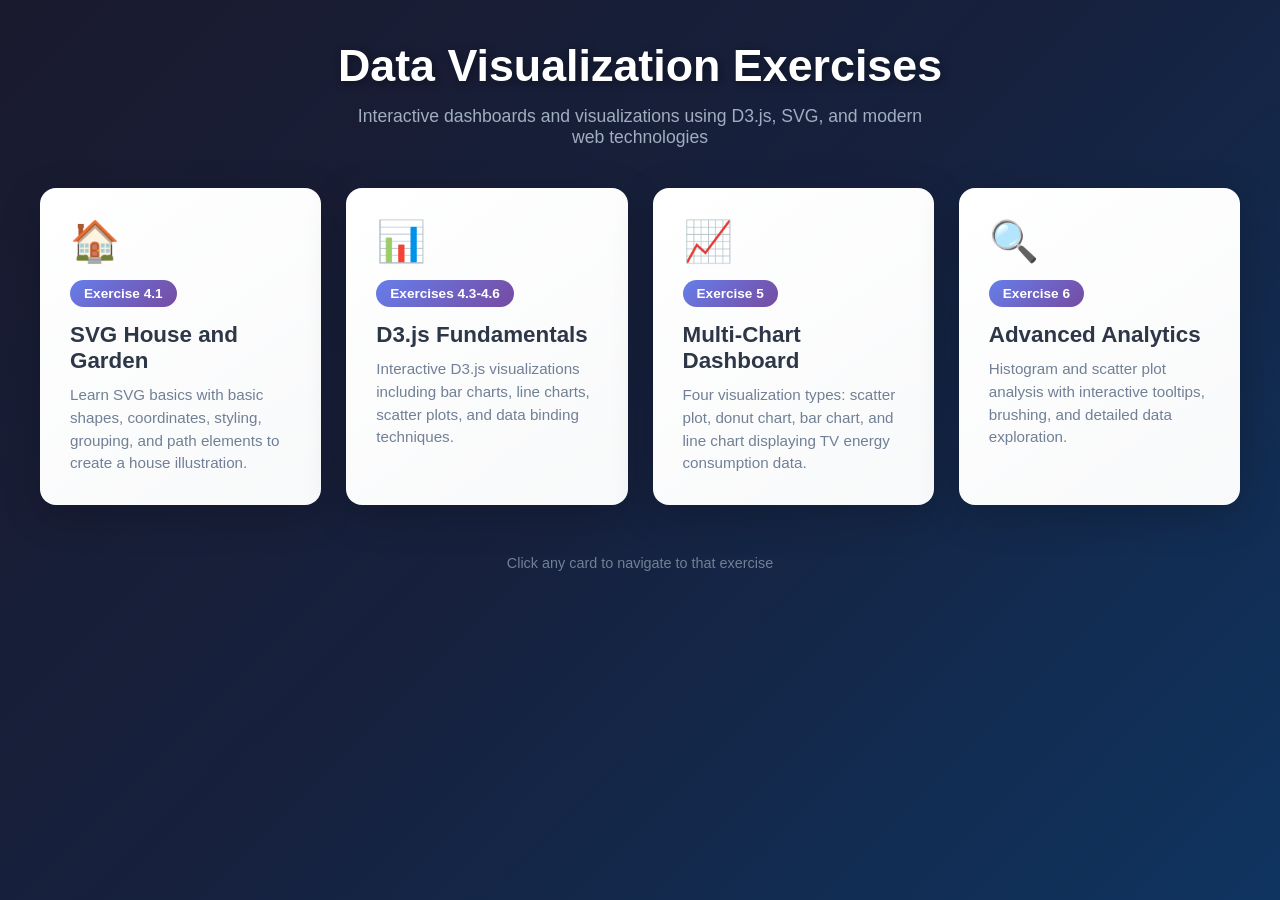
<file: Exercise Demonstration 3/index.html>
<!DOCTYPE html>
<html lang="en">
<head>
    <meta charset="UTF-8">
    <meta name="viewport" content="width=device-width, initial-scale=1.0">
    <title>Data Visualization Exercises Dashboard</title>
    <style>
        * {
            margin: 0;
            padding: 0;
            box-sizing: border-box;
        }
        body {
            font-family: 'Segoe UI', Tahoma, Geneva, Verdana, sans-serif;
            background: linear-gradient(135deg, #1a1a2e 0%, #16213e 50%, #0f3460 100%);
            min-height: 100vh;
            padding: 40px 20px;
        }
        .dashboard-header {
            max-width: 1200px;
            margin: 0 auto 40px;
            text-align: center;
        }
        h1 {
            color: #fff;
            font-size: 2.8rem;
            margin-bottom: 15px;
            text-shadow: 2px 2px 8px rgba(0, 0, 0, 0.4);
        }
        .subtitle {
            color: #a0aec0;
            font-size: 1.1rem;
            max-width: 600px;
            margin: 0 auto;
        }
        .exercises-grid {
            display: grid;
            grid-template-columns: repeat(auto-fit, minmax(280px, 1fr));
            gap: 25px;
            max-width: 1200px;
            margin: 0 auto;
        }
        .exercise-card {
            background: linear-gradient(145deg, #ffffff 0%, #f8f9fa 100%);
            border-radius: 16px;
            padding: 30px;
            text-decoration: none;
            color: inherit;
            box-shadow: 0 10px 40px rgba(0, 0, 0, 0.2);
            transition: all 0.3s ease;
            position: relative;
            overflow: hidden;
        }
        .exercise-card::before {
            content: '';
            position: absolute;
            top: 0;
            left: 0;
            right: 0;
            height: 4px;
            background: linear-gradient(90deg, #667eea 0%, #764ba2 100%);
            transform: scaleX(0);
            transition: transform 0.3s ease;
        }
        .exercise-card:hover::before {
            transform: scaleX(1);
        }
        .exercise-card:hover {
            transform: translateY(-5px);
            box-shadow: 0 15px 50px rgba(0, 0, 0, 0.3);
        }
        .exercise-number {
            display: inline-block;
            background: linear-gradient(135deg, #667eea 0%, #764ba2 100%);
            color: #fff;
            font-size: 0.85rem;
            font-weight: bold;
            padding: 6px 14px;
            border-radius: 20px;
            margin-bottom: 15px;
        }
        .exercise-card h2 {
            color: #2d3748;
            font-size: 1.4rem;
            margin-bottom: 10px;
        }
        .exercise-card p {
            color: #718096;
            font-size: 0.95rem;
            line-height: 1.5;
        }
        .card-icon {
            font-size: 2.5rem;
            margin-bottom: 15px;
        }
        .footer {
            text-align: center;
            margin-top: 50px;
            color: #718096;
            font-size: 0.9rem;
        }
    </style>
</head>
<body>
    <div class="dashboard-header">
        <h1>Data Visualization Exercises</h1>
        <p class="subtitle">Interactive dashboards and visualizations using D3.js, SVG, and modern web technologies</p>
    </div>

    <div class="exercises-grid">
        <a href="Exercise 4.1/index.html" class="exercise-card">
            <div class="card-icon">🏠</div>
            <span class="exercise-number">Exercise 4.1</span>
            <h2>SVG House and Garden</h2>
            <p>Learn SVG basics with basic shapes, coordinates, styling, grouping, and path elements to create a house illustration.</p>
        </a>

        <a href="Exercise 4.3-4.6/index.html" class="exercise-card">
            <div class="card-icon">📊</div>
            <span class="exercise-number">Exercises 4.3-4.6</span>
            <h2>D3.js Fundamentals</h2>
            <p>Interactive D3.js visualizations including bar charts, line charts, scatter plots, and data binding techniques.</p>
        </a>

        <a href="Exercise 5/index.html" class="exercise-card">
            <div class="card-icon">📈</div>
            <span class="exercise-number">Exercise 5</span>
            <h2>Multi-Chart Dashboard</h2>
            <p>Four visualization types: scatter plot, donut chart, bar chart, and line chart displaying TV energy consumption data.</p>
        </a>

        <a href="Exercise 6/index.html" class="exercise-card">
            <div class="card-icon">🔍</div>
            <span class="exercise-number">Exercise 6</span>
            <h2>Advanced Analytics</h2>
            <p>Histogram and scatter plot analysis with interactive tooltips, brushing, and detailed data exploration.</p>
        </a>
    </div>

    <p class="footer">Click any card to navigate to that exercise</p>
</body>
</html>
</file>
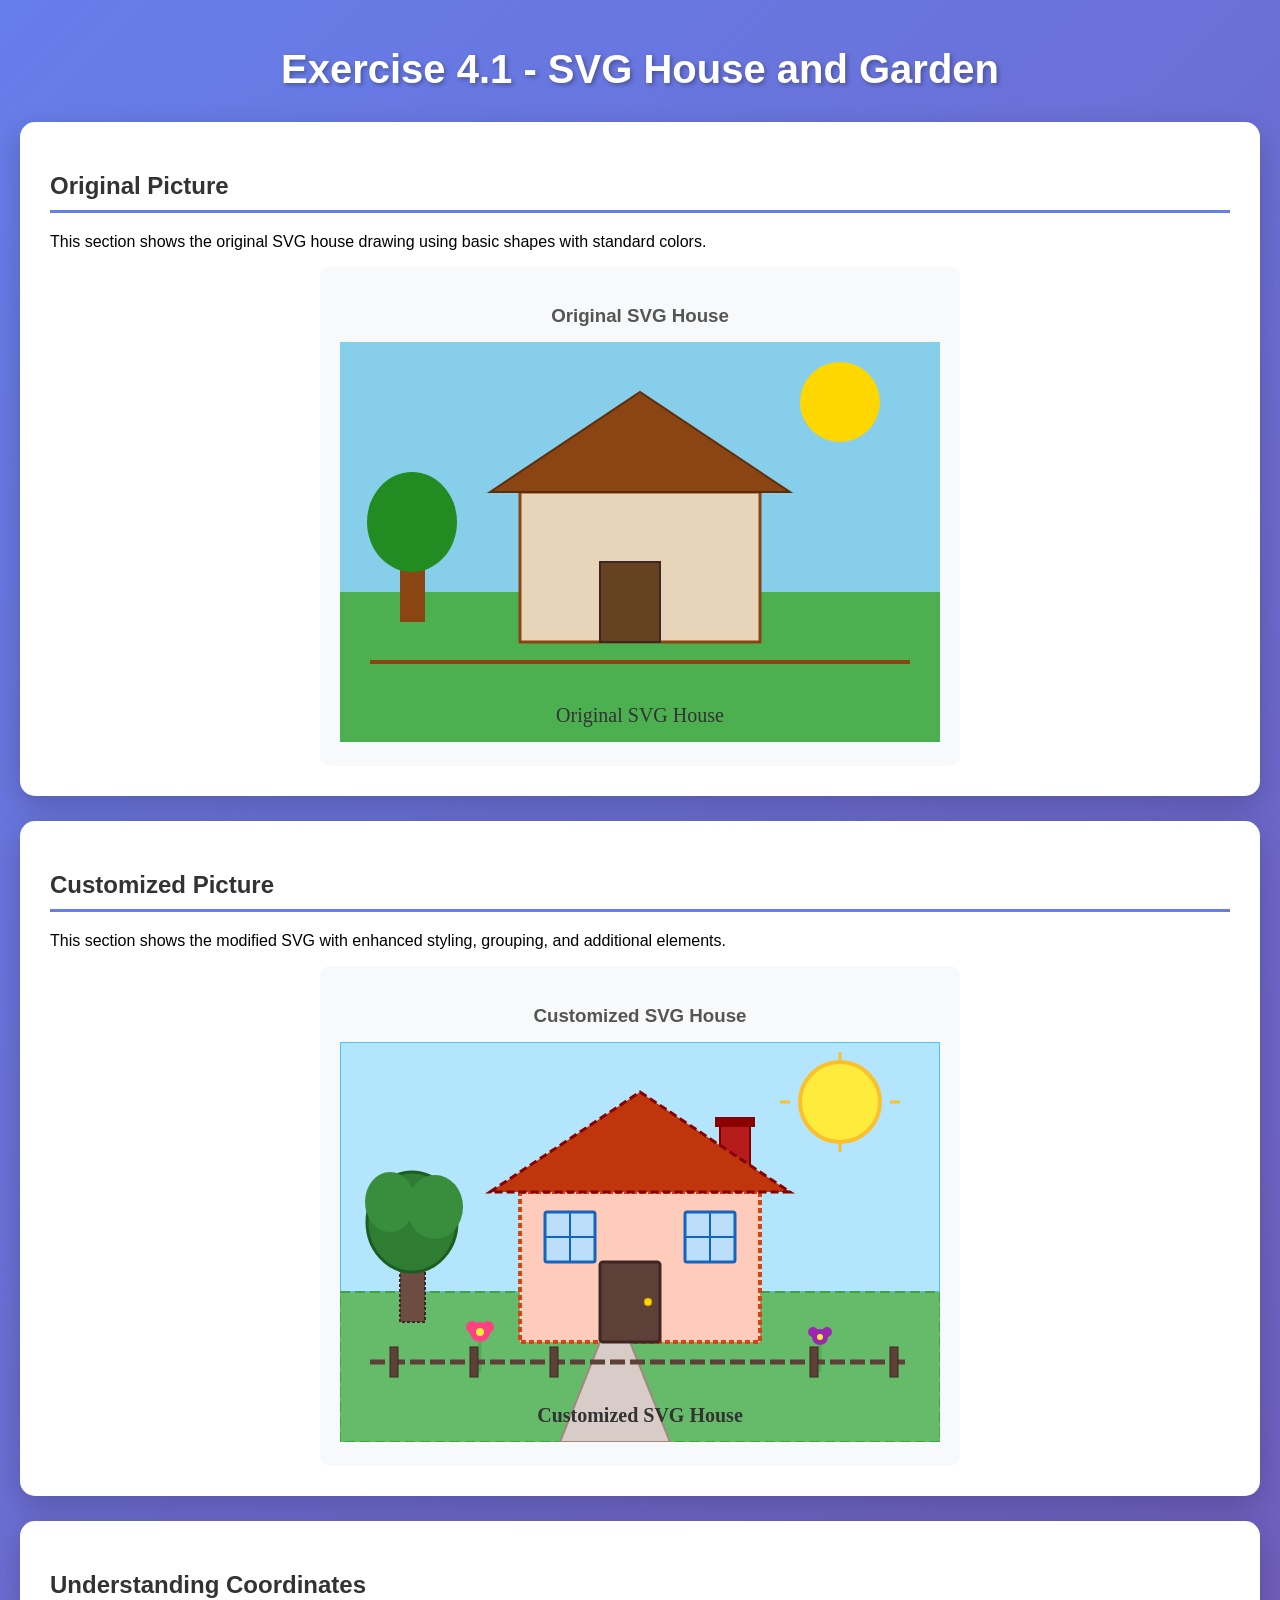
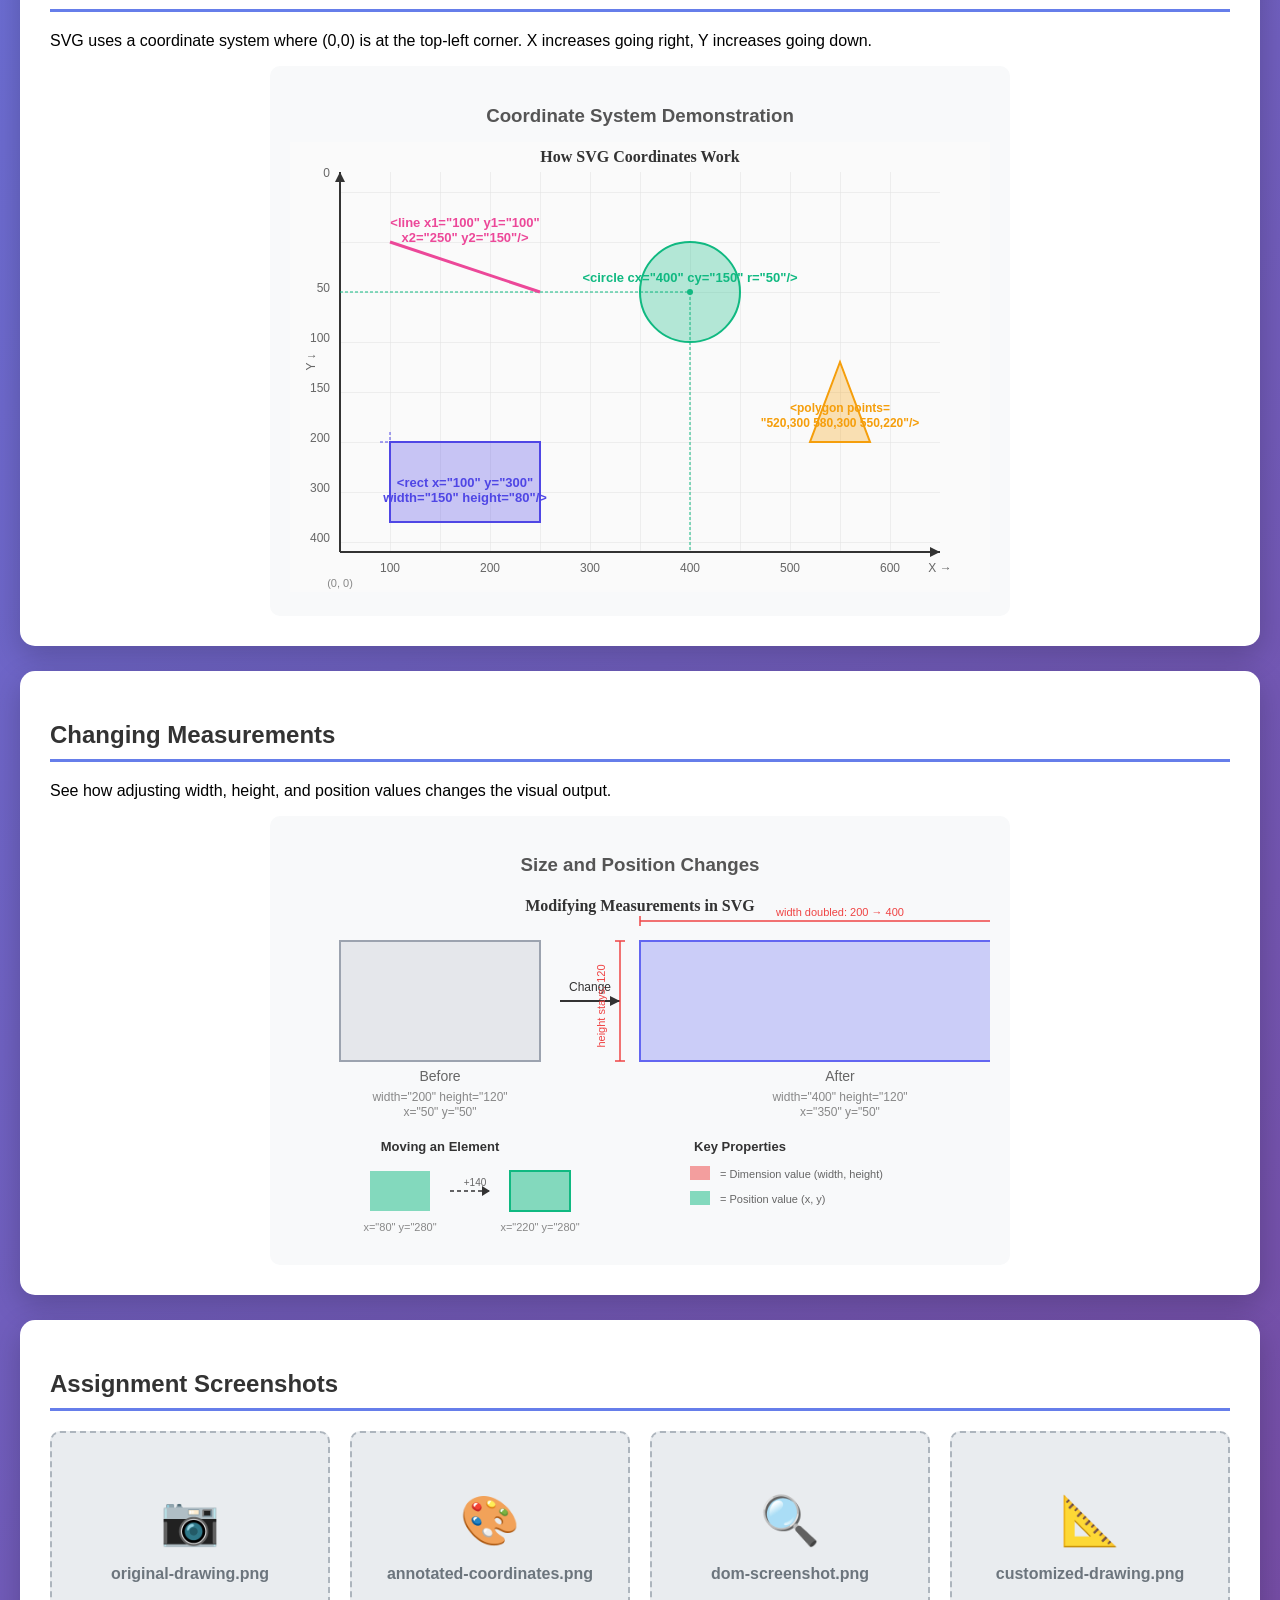
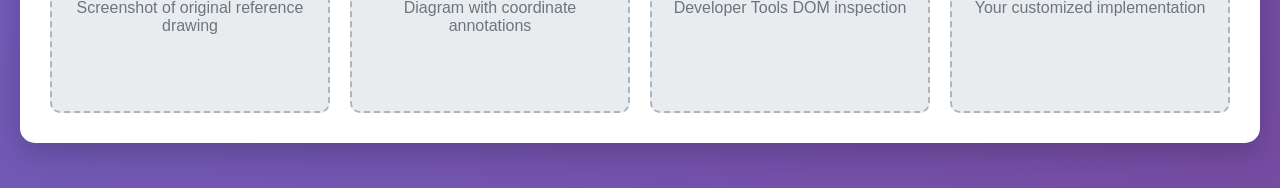
<file: Exercise Demonstration 3/Exercise 4.1/index.html>
<!DOCTYPE html>
<html lang="en">
<head>
    <meta charset="UTF-8">
    <meta name="viewport" content="width=device-width, initial-scale=1.0">
    <title>Exercise 4.1 - SVG House and Garden</title>
    <style>
        body {
            font-family: 'Segoe UI', Tahoma, Geneva, Verdana, sans-serif;
            background: linear-gradient(135deg, #667eea 0%, #764ba2 100%);
            min-height: 100vh;
            padding: 20px;
            margin: 0;
        }
        .container {
            max-width: 1300px;
            margin: 0 auto;
        }
        h1 {
            color: #fff;
            text-align: center;
            font-size: 2.5rem;
            margin-bottom: 30px;
            text-shadow: 2px 2px 4px rgba(0, 0, 0, 0.3);
        }
        .section-card {
            background: #fff;
            border-radius: 15px;
            padding: 30px;
            margin-bottom: 25px;
            box-shadow: 0 10px 30px rgba(0, 0, 0, 0.2);
        }
        h2 {
            color: #333;
            border-bottom: 3px solid #667eea;
            padding-bottom: 10px;
            margin-bottom: 20px;
            font-size: 1.5rem;
        }
        .svg-wrapper {
            display: flex;
            flex-wrap: wrap;
            gap: 30px;
            justify-content: center;
        }
        .svg-box {
            background: #f8f9fa;
            padding: 20px;
            border-radius: 10px;
            text-align: center;
        }
        .svg-box h3 {
            margin-bottom: 15px;
            color: #555;
        }
        .screenshot-grid {
            display: grid;
            grid-template-columns: repeat(auto-fit, minmax(280px, 1fr));
            gap: 20px;
            margin-top: 20px;
        }
        .screenshot-placeholder {
            background: #e9ecef;
            border: 2px dashed #adb5bd;
            border-radius: 10px;
            padding: 60px 20px;
            text-align: center;
            color: #6c757d;
        }
        .screenshot-placeholder span {
            font-size: 3rem;
            display: block;
            margin-bottom: 10px;
        }
    </style>
</head>
<body>
    <div class="container">
        <h1>Exercise 4.1 - SVG House and Garden</h1>

        <div class="section-card">
            <h2>Original Picture</h2>
            <p>This section shows the original SVG house drawing using basic shapes with standard colors.</p>
            <div class="svg-wrapper">
                <div class="svg-box">
                    <h3>Original SVG House</h3>
                    <svg width="600" height="400" viewBox="0 0 600 400" xmlns="http://www.w3.org/2000/svg">
                        <!-- Sky background -->
                        <rect x="0" y="0" width="600" height="250" fill="#87CEEB"/>

                        <!-- Grass -->
                        <rect x="0" y="250" width="600" height="150" fill="#4CAF50"/>

                        <!-- Sun -->
                        <circle cx="500" cy="60" r="40" fill="#FFD700"/>

                        <!-- House body -->
                        <rect x="180" y="150" width="240" height="150" fill="#E8D4B8" stroke="#8B4513" stroke-width="3"/>

                        <!-- Roof -->
                        <polygon points="150,150 300,50 450,150" fill="#8B4513" stroke="#5D2E0C" stroke-width="2"/>

                        <!-- Door -->
                        <rect x="260" y="220" width="60" height="80" fill="#654321" stroke="#3E2723" stroke-width="2"/>

                        <!-- Tree trunk -->
                        <rect x="60" y="200" width="25" height="80" fill="#8B4513"/>

                        <!-- Tree leaves -->
                        <ellipse cx="72" cy="180" rx="45" ry="50" fill="#228B22"/>

                        <!-- Fence -->
                        <line x1="30" y1="320" x2="570" y2="320" stroke="#8B4513" stroke-width="4"/>

                        <!-- Text label -->
                        <text x="300" y="380" font-family="Georgia, serif" font-size="20" fill="#333" text-anchor="middle">
                            Original SVG House
                        </text>
                    </svg>
                </div>
            </div>
        </div>

        <div class="section-card">
            <h2>Customized Picture</h2>
            <p>This section shows the modified SVG with enhanced styling, grouping, and additional elements.</p>
            <div class="svg-wrapper">
                <div class="svg-box">
                    <h3>Customized SVG House</h3>
                    <svg width="600" height="400" viewBox="0 0 600 400" xmlns="http://www.w3.org/2000/svg">
                        <!-- Sky with gradient effect using dashed stroke -->
                        <rect x="0" y="0" width="600" height="250" fill="#B3E5FC" stroke="#4FC3F7" stroke-width="2"/>

                        <!-- Grass with pattern effect -->
                        <rect x="0" y="250" width="600" height="150" fill="#66BB6A" stroke="#43A047" stroke-width="2" stroke-dasharray="10,5"/>

                        <!-- Sun with enhanced styling -->
                        <circle cx="500" cy="60" r="40" fill="#FFEB3B" stroke="#FBC02D" stroke-width="4"/>

                        <!-- Sun rays -->
                        <line x1="500" y1="10" x2="500" y2="20" stroke="#FBC02D" stroke-width="3"/>
                        <line x1="500" y1="100" x2="500" y2="110" stroke="#FBC02D" stroke-width="3"/>
                        <line x1="550" y1="60" x2="560" y2="60" stroke="#FBC02D" stroke-width="3"/>
                        <line x1="440" y1="60" x2="450" y2="60" stroke="#FBC02D" stroke-width="3"/>

                        <!-- Chimney - added element -->
                        <rect x="380" y="80" width="30" height="50" fill="#B71C1C" stroke="#7F0000" stroke-width="2"/>
                        <rect x="375" y="75" width="40" height="10" fill="#8B0000"/>

                        <!-- House body with enhanced styling -->
                        <rect x="180" y="150" width="240" height="150" fill="#FFCCBC" stroke="#D84315" stroke-width="4" stroke-dasharray="5,3"/>

                        <!-- Roof with enhanced styling -->
                        <polygon points="150,150 300,50 450,150" fill="#BF360C" stroke="#870000" stroke-width="3" stroke-dasharray="8,4"/>

                        <!-- Pathway leading to door using polygon -->
                        <polygon points="260,300 290,300 330,400 220,400" fill="#D7CCC8" stroke="#A1887F" stroke-width="2"/>

                        <!-- Door with enhanced styling -->
                        <rect x="260" y="220" width="60" height="80" fill="#5D4037" stroke="#3E2723" stroke-width="3" rx="3"/>
                        <circle cx="308" cy="260" r="4" fill="#FFD700" stroke="#B8860B" stroke-width="1"/>

                        <!-- Windows grouped inside <g> element with identical styling -->
                        <g fill="#BBDEFB" stroke="#1565C0" stroke-width="3" transform="translate(0, 0)">
                            <!-- Window 1 -->
                            <rect transform="translate(205, 170)" width="50" height="50" rx="2"/>
                            <line transform="translate(205, 170)" x1="25" y1="0" x2="25" y2="50" stroke="#1565C0" stroke-width="2"/>
                            <line transform="translate(205, 170)" x1="0" y1="25" x2="50" y2="25" stroke="#1565C0" stroke-width="2"/>

                            <!-- Window 2 -->
                            <rect transform="translate(345, 170)" width="50" height="50" rx="2"/>
                            <line transform="translate(345, 170)" x1="25" y1="0" x2="25" y2="50" stroke="#1565C0" stroke-width="2"/>
                            <line transform="translate(345, 170)" x1="0" y1="25" x2="50" y2="25" stroke="#1565C0" stroke-width="2"/>
                        </g>

                        <!-- Tree trunk with enhanced styling -->
                        <rect x="60" y="200" width="25" height="80" fill="#6D4C41" stroke="#3E2723" stroke-width="2" stroke-dasharray="3,2"/>

                        <!-- Tree leaves with multiple ellipses for fuller look -->
                        <ellipse cx="72" cy="180" rx="45" ry="50" fill="#2E7D32" stroke="#1B5E20" stroke-width="3"/>
                        <ellipse cx="50" cy="160" rx="25" ry="30" fill="#388E3C"/>
                        <ellipse cx="95" cy="165" rx="28" ry="32" fill="#388E3C"/>

                        <!-- Flowers using circles -->
                        <circle cx="140" cy="290" r="10" fill="#FF4081"/>
                        <circle cx="132" cy="285" r="6" fill="#FF4081"/>
                        <circle cx="148" cy="285" r="6" fill="#FF4081"/>
                        <circle cx="140" cy="290" r="4" fill="#FFEB3B"/>
                        <line x1="140" y1="300" x2="140" y2="330" stroke="#4CAF50" stroke-width="3"/>

                        <circle cx="480" cy="295" r="8" fill="#9C27B0"/>
                        <circle cx="473" cy="290" r="5" fill="#9C27B0"/>
                        <circle cx="487" cy="290" r="5" fill="#9C27B0"/>
                        <circle cx="480" cy="295" r="3" fill="#FFEB3B"/>
                        <line x1="480" y1="303" x2="480" y2="330" stroke="#4CAF50" stroke-width="3"/>

                        <!-- Fence with enhanced styling -->
                        <line x1="30" y1="320" x2="570" y2="320" stroke="#5D4037" stroke-width="5" stroke-dasharray="15,5"/>

                        <!-- Fence posts -->
                        <rect x="50" y="305" width="8" height="30" fill="#5D4037" stroke="#3E2723" stroke-width="1"/>
                        <rect x="130" y="305" width="8" height="30" fill="#5D4037" stroke="#3E2723" stroke-width="1"/>
                        <rect x="210" y="305" width="8" height="30" fill="#5D4037" stroke="#3E2723" stroke-width="1"/>
                        <rect x="470" y="305" width="8" height="30" fill="#5D4037" stroke="#3E2723" stroke-width="1"/>
                        <rect x="550" y="305" width="8" height="30" fill="#5D4037" stroke="#3E2723" stroke-width="1"/>

                        <!-- Text label - changed text -->
                        <text x="300" y="380" font-family="Georgia, serif" font-size="20" font-weight="bold" fill="#333" text-anchor="middle">
                            Customized SVG House
                        </text>
                    </svg>
                </div>
            </div>
        </div>

        <div class="section-card">
            <h2>Understanding Coordinates</h2>
            <p>SVG uses a coordinate system where (0,0) is at the top-left corner. X increases going right, Y increases going down.</p>
            <div class="svg-wrapper">
                <div class="svg-box">
                    <h3>Coordinate System Demonstration</h3>
                    <svg width="700" height="450" viewBox="0 0 700 450" xmlns="http://www.w3.org/2000/svg">
                        <!-- Background grid -->
                        <defs>
                            <pattern id="grid" width="50" height="50" patternUnits="userSpaceOnUse">
                                <path d="M 50 0 L 0 0 0 50" fill="none" stroke="#e0e0e0" stroke-width="1"/>
                            </pattern>
                        </defs>
                        <rect x="0" y="0" width="700" height="450" fill="#fafafa"/>
                        <rect x="50" y="30" width="600" height="380" fill="url(#grid)"/>

                        <!-- Axes -->
                        <line x1="50" y1="410" x2="650" y2="410" stroke="#333" stroke-width="2"/>
                        <line x1="50" y1="30" x2="50" y2="410" stroke="#333" stroke-width="2"/>
                        <polygon points="650,410 640,405 640,415" fill="#333"/>
                        <polygon points="50,30 45,40 55,40" fill="#333"/>

                        <!-- X-axis labels -->
                        <text x="100" y="430" font-size="12" fill="#666" text-anchor="middle">100</text>
                        <text x="200" y="430" font-size="12" fill="#666" text-anchor="middle">200</text>
                        <text x="300" y="430" font-size="12" fill="#666" text-anchor="middle">300</text>
                        <text x="400" y="430" font-size="12" fill="#666" text-anchor="middle">400</text>
                        <text x="500" y="430" font-size="12" fill="#666" text-anchor="middle">500</text>
                        <text x="600" y="430" font-size="12" fill="#666" text-anchor="middle">600</text>
                        <text x="650" y="430" font-size="12" fill="#666" text-anchor="middle">X →</text>

                        <!-- Y-axis labels -->
                        <text x="40" y="400" font-size="12" fill="#666" text-anchor="end">400</text>
                        <text x="40" y="350" font-size="12" fill="#666" text-anchor="end">300</text>
                        <text x="40" y="300" font-size="12" fill="#666" text-anchor="end">200</text>
                        <text x="40" y="250" font-size="12" fill="#666" text-anchor="end">150</text>
                        <text x="40" y="200" font-size="12" fill="#666" text-anchor="end">100</text>
                        <text x="40" y="150" font-size="12" fill="#666" text-anchor="end">50</text>
                        <text x="40" y="35" font-size="12" fill="#666" text-anchor="end">0</text>
                        <text x="25" y="220" font-size="12" fill="#666" text-anchor="middle" transform="rotate(-90, 25, 220)">Y ↓</text>

                        <!-- Origin label -->
                        <text x="50" y="445" font-size="11" fill="#888" text-anchor="middle">(0, 0)</text>

                        <!-- Example 1: Rectangle with coordinates annotated -->
                        <rect x="100" y="300" width="150" height="80" fill="#4f46e5" fill-opacity="0.3" stroke="#4f46e5" stroke-width="2"/>
                        <line x1="100" y1="290" x2="100" y2="300" stroke="#4f46e5" stroke-width="1" stroke-dasharray="3,2"/>
                        <line x1="90" y1="300" x2="100" y2="300" stroke="#4f46e5" stroke-width="1" stroke-dasharray="3,2"/>
                        <text x="175" y="345" font-size="13" fill="#4f46e5" text-anchor="middle" font-weight="bold">&lt;rect x="100" y="300"</text>
                        <text x="175" y="360" font-size="13" fill="#4f46e5" text-anchor="middle" font-weight="bold">width="150" height="80"/&gt;</text>

                        <!-- Example 2: Circle with cx, cy, r annotated -->
                        <circle cx="400" cy="150" r="50" fill="#10b981" fill-opacity="0.3" stroke="#10b981" stroke-width="2"/>
                        <line x1="400" y1="150" x2="400" y2="410" stroke="#10b981" stroke-width="1" stroke-dasharray="3,2"/>
                        <line x1="50" y1="150" x2="400" y2="150" stroke="#10b981" stroke-width="1" stroke-dasharray="3,2"/>
                        <text x="400" y="140" font-size="13" fill="#10b981" text-anchor="middle" font-weight="bold">&lt;circle cx="400" cy="150" r="50"/&gt;</text>
                        <circle cx="400" cy="150" r="3" fill="#10b981"/>

                        <!-- Example 3: Polygon (triangle) with points annotated -->
                        <polygon points="520,300 580,300 550,220" fill="#f59e0b" fill-opacity="0.3" stroke="#f59e0b" stroke-width="2"/>
                        <text x="550" y="270" font-size="12" fill="#f59e0b" text-anchor="middle" font-weight="bold">&lt;polygon points=</text>
                        <text x="550" y="285" font-size="12" fill="#f59e0b" text-anchor="middle" font-weight="bold">"520,300 580,300 550,220"/&gt;</text>

                        <!-- Example 4: Line with x1, y1, x2, y2 annotated -->
                        <line x1="100" y1="100" x2="250" y2="150" stroke="#ec4899" stroke-width="3"/>
                        <text x="175" y="85" font-size="13" fill="#ec4899" text-anchor="middle" font-weight="bold">&lt;line x1="100" y1="100"</text>
                        <text x="175" y="100" font-size="13" fill="#ec4899" text-anchor="middle" font-weight="bold">x2="250" y2="150"/&gt;</text>

                        <!-- Title -->
                        <text x="350" y="20" font-family="Georgia, serif" font-size="16" fill="#333" text-anchor="middle" font-weight="bold">
                            How SVG Coordinates Work
                        </text>
                    </svg>
                </div>
            </div>
        </div>

        <div class="section-card">
            <h2>Changing Measurements</h2>
            <p>See how adjusting width, height, and position values changes the visual output.</p>
            <div class="svg-wrapper">
                <div class="svg-box">
                    <h3>Size and Position Changes</h3>
                    <svg width="700" height="350" viewBox="0 0 700 350" xmlns="http://www.w3.org/2000/svg">
                        <!-- Before box -->
                        <rect x="50" y="50" width="200" height="120" fill="#e5e7eb" stroke="#9ca3af" stroke-width="2"/>
                        <text x="150" y="190" font-size="14" fill="#666" text-anchor="middle">Before</text>
                        <text x="150" y="210" font-size="12" fill="#888" text-anchor="middle">width="200" height="120"</text>
                        <text x="150" y="225" font-size="12" fill="#888" text-anchor="middle">x="50" y="50"</text>

                        <!-- Arrow -->
                        <line x1="270" y1="110" x2="330" y2="110" stroke="#333" stroke-width="2"/>
                        <polygon points="330,110 320,105 320,115" fill="#333"/>
                        <text x="300" y="100" font-size="12" fill="#333" text-anchor="middle">Change</text>

                        <!-- After box (doubled) -->
                        <rect x="350" y="50" width="400" height="120" fill="#6366f1" fill-opacity="0.3" stroke="#6366f1" stroke-width="2"/>
                        <text x="550" y="190" font-size="14" fill="#666" text-anchor="middle">After</text>
                        <text x="550" y="210" font-size="12" fill="#888" text-anchor="middle">width="400" height="120"</text>
                        <text x="550" y="225" font-size="12" fill="#888" text-anchor="middle">x="350" y="50"</text>

                        <!-- Dimension arrows -->
                        <line x1="350" y1="30" x2="750" y2="30" stroke="#ef4444" stroke-width="1.5"/>
                        <line x1="350" y1="25" x2="350" y2="35" stroke="#ef4444" stroke-width="1.5"/>
                        <line x1="750" y1="25" x2="750" y2="35" stroke="#ef4444" stroke-width="1.5"/>
                        <text x="550" y="25" font-size="11" fill="#ef4444" text-anchor="middle">width doubled: 200 → 400</text>

                        <line x1="330" y1="50" x2="330" y2="170" stroke="#ef4444" stroke-width="1.5"/>
                        <line x1="325" y1="50" x2="335" y2="50" stroke="#ef4444" stroke-width="1.5"/>
                        <line x1="325" y1="170" x2="335" y2="170" stroke="#ef4444" stroke-width="1.5"/>
                        <text x="315" y="115" font-size="11" fill="#ef4444" text-anchor="middle" transform="rotate(-90, 315, 115)">height stays: 120</text>

                        <!-- Second example: Moving position -->
                        <text x="150" y="260" font-size="13" fill="#333" text-anchor="middle" font-weight="bold">Moving an Element</text>

                        <rect x="80" y="280" width="60" height="40" fill="#10b981" fill-opacity="0.5"/>
                        <text x="110" y="340" font-size="11" fill="#888" text-anchor="middle">x="80" y="280"</text>

                        <line x1="160" y1="300" x2="200" y2="300" stroke="#333" stroke-width="1.5" stroke-dasharray="4,3"/>
                        <polygon points="200,300 192,295 192,305" fill="#333"/>

                        <rect x="220" y="280" width="60" height="40" fill="#10b981" fill-opacity="0.5" stroke="#10b981" stroke-width="2"/>
                        <text x="250" y="340" font-size="11" fill="#888" text-anchor="middle">x="220" y="280"</text>

                        <text x="185" y="295" font-size="10" fill="#666" text-anchor="middle">+140</text>

                        <!-- Legend -->
                        <text x="450" y="260" font-size="13" fill="#333" text-anchor="middle" font-weight="bold">Key Properties</text>
                        <rect x="400" y="275" width="20" height="14" fill="#ef4444" fill-opacity="0.5"/>
                        <text x="430" y="287" font-size="11" fill="#666">= Dimension value (width, height)</text>
                        <rect x="400" y="300" width="20" height="14" fill="#10b981" fill-opacity="0.5"/>
                        <text x="430" y="312" font-size="11" fill="#666">= Position value (x, y)</text>

                        <text x="350" y="20" font-family="Georgia, serif" font-size="16" fill="#333" text-anchor="middle" font-weight="bold">
                            Modifying Measurements in SVG
                        </text>
                    </svg>
                </div>
            </div>
        </div>

        <div class="section-card">
            <h2>Assignment Screenshots</h2>
            <div class="screenshot-grid">
                <div class="screenshot-placeholder">
                    <span>📷</span>
                    <p><strong>original-drawing.png</strong></p>
                    <p>Screenshot of original reference drawing</p>
                </div>

                <div class="screenshot-placeholder">
                    <span>🎨</span>
                    <p><strong>annotated-coordinates.png</strong></p>
                    <p>Diagram with coordinate annotations</p>
                </div>

                <div class="screenshot-placeholder">
                    <span>🔍</span>
                    <p><strong>dom-screenshot.png</strong></p>
                    <p>Developer Tools DOM inspection</p>
                </div>

                <div class="screenshot-placeholder">
                    <span>📐</span>
                    <p><strong>customized-drawing.png</strong></p>
                    <p>Your customized implementation</p>
                </div>
            </div>
        </div>
    </div>
</body>
</html>
</file>
